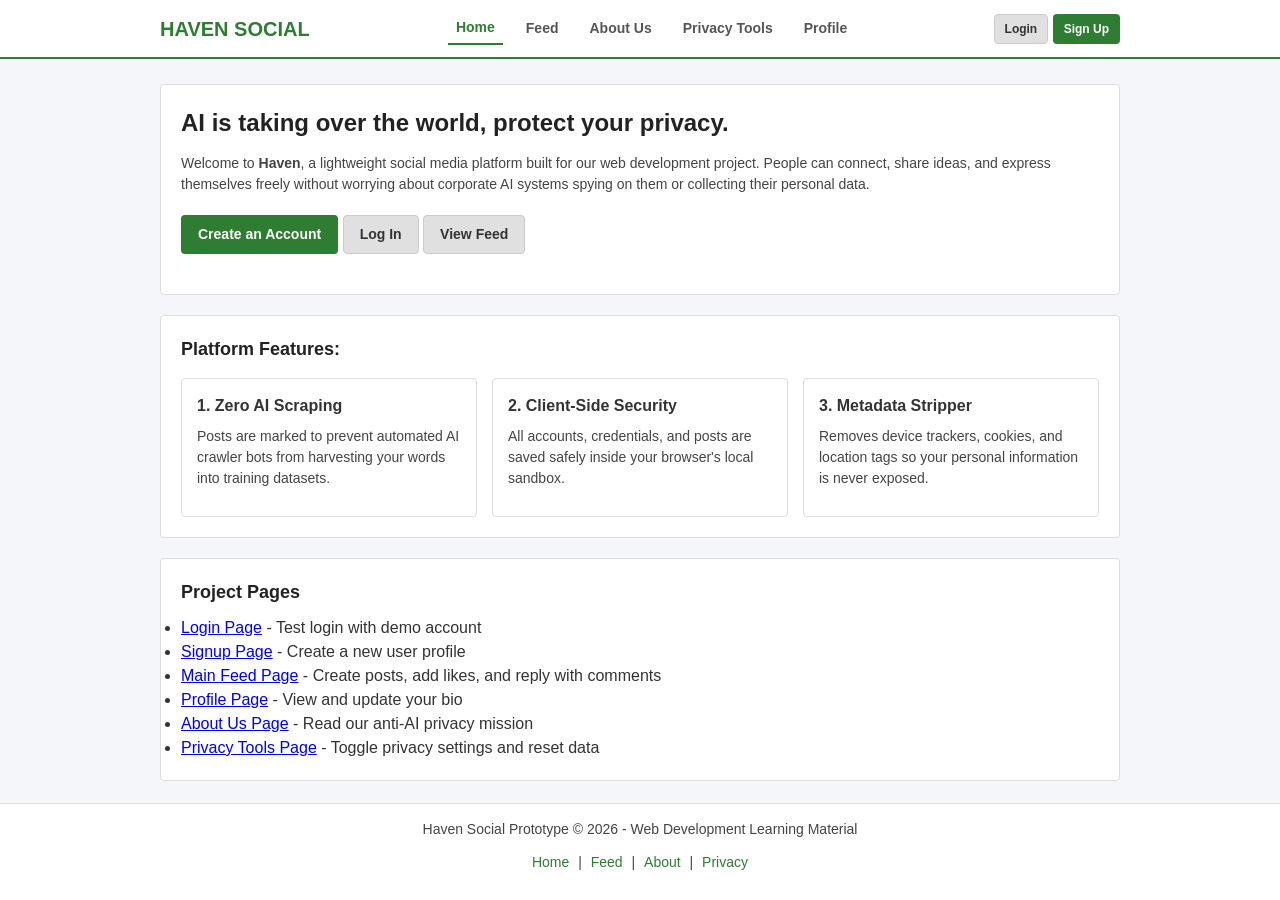
<file: index.html>
<!DOCTYPE html>
<html lang="en">
<head>
  <meta charset="UTF-8">
  <title>Haven | Anti-AI Privacy Social Network</title>
  <link rel="stylesheet" href="src/css/style.css">
</head>
<body>

  <!-- Top Navigation Bar -->
  <div class="navbar">
    <div class="container nav-container">
      <a href="index.html" class="logo-brand">HAVEN SOCIAL</a>

      <div class="nav-links">
        <a href="index.html" class="active">Home</a>
        <a href="pages/feed.html">Feed</a>
        <a href="pages/about.html">About Us</a>
        <a href="pages/privacy.html">Privacy Tools</a>
        <a href="pages/profile.html">Profile</a>
      </div>

      <div id="auth-nav-items">
        <a href="pages/login.html" class="btn btn-secondary btn-sm">Login</a>
        <a href="pages/signup.html" class="btn btn-primary btn-sm">Sign Up</a>
      </div>
    </div>
  </div>

  <!-- Main Body Content -->
  <main class="container">
    <div class="box">
      <h1>AI is taking over the world, protect your privacy.</h1>
      <p>
        Welcome to <strong>Haven</strong>, a lightweight social media platform built for our web development project.
        People can connect, share ideas, and express themselves freely without worrying about corporate AI systems spying on them or collecting their personal data.
      </p>

      <div style="margin: 20px 0;">
        <a href="pages/signup.html" class="btn btn-primary">Create an Account</a>
        <a href="pages/login.html" class="btn btn-secondary">Log In</a>
        <a href="pages/feed.html" class="btn btn-secondary">View Feed</a>
      </div>
    </div>

    <!-- Features Section -->
    <div class="box">
      <h2>Platform Features:</h2>
      <p></code></p>
      <div class="features-grid">
        <div class="feature-box">
          <h3>1. Zero AI Scraping</h3>
          <p>Posts are marked to prevent automated AI crawler bots from harvesting your words into training datasets.</p>
        </div>

        <div class="feature-box">
          <h3>2. Client-Side Security</h3>
          <p>All accounts, credentials, and posts are saved safely inside your browser's local sandbox.</p>
        </div>

        <div class="feature-box">
          <h3>3. Metadata Stripper</h3>
          <p>Removes device trackers, cookies, and location tags so your personal information is never exposed.</p>
        </div>
      </div>
    </div>

    <!-- Quick Navigation Links -->
    <div class="box">
      <h2>Project Pages</h2>
      <ul>
        <li><a href="pages/login.html">Login Page</a> - Test login with demo account</li>
        <li><a href="pages/signup.html">Signup Page</a> - Create a new user profile</li>
        <li><a href="pages/feed.html">Main Feed Page</a> - Create posts, add likes, and reply with comments</li>
        <li><a href="pages/profile.html">Profile Page</a> - View and update your bio</li>
        <li><a href="pages/about.html">About Us Page</a> - Read our anti-AI privacy mission</li>
        <li><a href="pages/privacy.html">Privacy Tools Page</a> - Toggle privacy settings and reset data</li>
      </ul>
    </div>
  </main>

  <!-- Plain Footer -->
  <div class="footer">
    <div class="container">
      <p>Haven Social Prototype &copy; 2026 - Web Development Learning Material</p>
      <p>
        <a href="index.html">Home</a> | 
        <a href="pages/feed.html">Feed</a> | 
        <a href="pages/about.html">About</a> | 
        <a href="pages/privacy.html">Privacy</a>
      </p>
    </div>
  </div>

  <script src="src/js/main.js"></script>
</body>
</html>
</file>
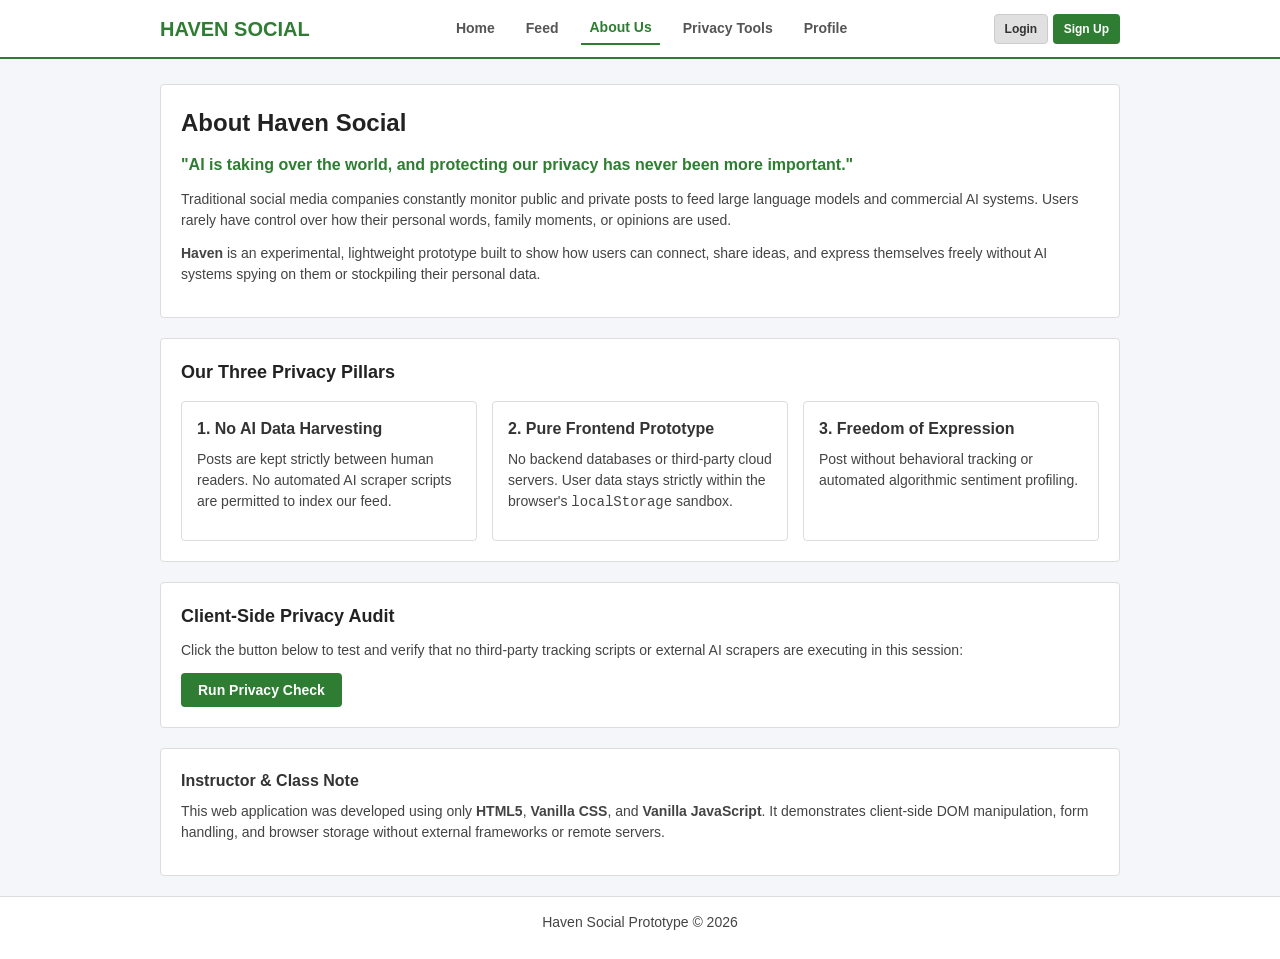
<file: pages/about.html>
<!DOCTYPE html>
<html lang="en">
<head>
  <meta charset="UTF-8">
  <title>About Us | Haven Privacy Social</title>
  <link rel="stylesheet" href="../src/css/style.css">
</head>
<body>

  <!-- Top Navigation Bar -->
  <div class="navbar">
    <div class="container nav-container">
      <a href="../index.html" class="logo-brand">HAVEN SOCIAL</a>

      <div class="nav-links">
        <a href="../index.html">Home</a>
        <a href="feed.html">Feed</a>
        <a href="about.html" class="active">About Us</a>
        <a href="privacy.html">Privacy Tools</a>
        <a href="profile.html">Profile</a>
      </div>

      <div id="auth-nav-items">
        <!-- Injected dynamically by main.js -->
      </div>
    </div>
  </div>

  <!-- About Us Content -->
  <main class="container">
    
    <!-- Manifesto Box -->
    <div class="box">
      <h1>About Haven Social</h1>
      <p style="font-size: 16px; font-weight: bold; color: #2e7d32; margin-bottom: 12px;">
        "AI is taking over the world, and protecting our privacy has never been more important."
      </p>
      <p>
        Traditional social media companies constantly monitor public and private posts to feed large language models and commercial AI systems. Users rarely have control over how their personal words, family moments, or opinions are used.
      </p>
      <p>
        <strong>Haven</strong> is an experimental, lightweight prototype built to show how users can connect, share ideas, and express themselves freely without AI systems spying on them or stockpiling their personal data.
      </p>
    </div>

    <!-- The 3 Pillars -->
    <div class="box">
      <h2>Our Three Privacy Pillars</h2>

      <div class="features-grid">
        <div class="feature-box">
          <h3>1. No AI Data Harvesting</h3>
          <p>Posts are kept strictly between human readers. No automated AI scraper scripts are permitted to index our feed.</p>
        </div>

        <div class="feature-box">
          <h3>2. Pure Frontend Prototype</h3>
          <p>No backend databases or third-party cloud servers. User data stays strictly within the browser's <code>localStorage</code> sandbox.</p>
        </div>

        <div class="feature-box">
          <h3>3. Freedom of Expression</h3>
          <p>Post without behavioral tracking or automated algorithmic sentiment profiling.</p>
        </div>
      </div>
    </div>

    <!-- Interactive Privacy Test -->
    <div class="box">
      <h2>Client-Side Privacy Audit</h2>
      <p>Click the button below to test and verify that no third-party tracking scripts or external AI scrapers are executing in this session:</p>
      
      <button type="button" class="btn btn-primary" onclick="testBrowserPrivacy()">Run Privacy Check</button>

      <div id="auditResultBox" style="display: none; margin-top: 15px; padding: 10px; background-color: #e8f5e9; border: 1px solid #c8e6c9;">
        <strong>Audit Result:</strong><br>
        - 3rd-Party Tracking Pixels: <strong>0 Found</strong><br>
        - AI Scraping Bots: <strong>Blocked</strong><br>
        - Local Storage Status: <strong>Safe & Private</strong>
      </div>
    </div>

    <!-- Note for Instructor -->
    <div class="box">
      <h3>Instructor & Class Note</h3>
      <p>
        This web application was developed using only <strong>HTML5</strong>, <strong>Vanilla CSS</strong>, and <strong>Vanilla JavaScript</strong>. 
        It demonstrates client-side DOM manipulation, form handling, and browser storage without external frameworks or remote servers.
      </p>
    </div>

  </main>

  <!-- Plain Footer -->
  <div class="footer">
    <div class="container">
      <p>Haven Social Prototype &copy; 2026</p>
    </div>
  </div>

  <script src="../src/js/main.js"></script>
  <script>
    function testBrowserPrivacy() {
      const box = document.getElementById('auditResultBox');
      box.style.display = 'block';
      alert('Privacy Check: 0 external trackers detected. All data remains in your local browser sandbox.');
    }
  </script>
</body>
</html>
</file>
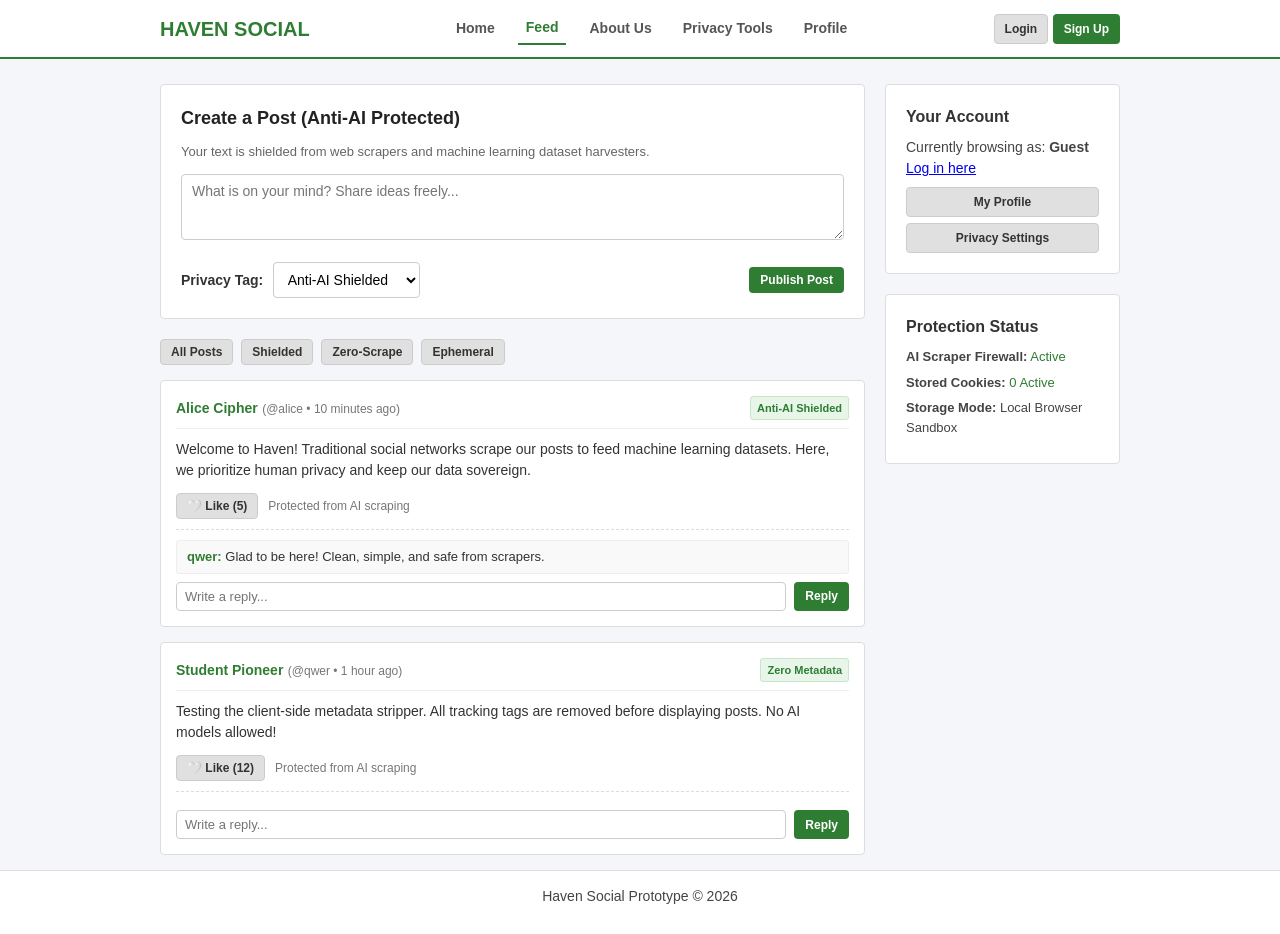
<file: pages/feed.html>
<!DOCTYPE html>
<html lang="en">
<head>
  <meta charset="UTF-8">
  <title>Feed | Haven Privacy Social</title>
  <link rel="stylesheet" href="../src/css/style.css">
</head>
<body>

  <!-- Top Navigation Bar -->
  <div class="navbar">
    <div class="container nav-container">
      <a href="../index.html" class="logo-brand">HAVEN SOCIAL</a>

      <div class="nav-links">
        <a href="../index.html">Home</a>
        <a href="feed.html" class="active">Feed</a>
        <a href="about.html">About Us</a>
        <a href="privacy.html">Privacy Tools</a>
        <a href="profile.html">Profile</a>
      </div>

      <div id="auth-nav-items">
        <!-- Injected dynamically by main.js -->
      </div>
    </div>
  </div>

  <!-- Feed Main Container -->
  <main class="container">
    <div class="feed-grid">

      <!-- Left Column: Main Feed -->
      <div class="feed-main">

        <!-- Post Composer Box -->
        <div class="box">
          <h2>Create a Post (Anti-AI Protected)</h2>
          <p style="font-size: 13px; color: #666;">
            Your text is shielded from web scrapers and machine learning dataset harvesters.
          </p>

          <form id="postForm" onsubmit="handlePostSubmit(event)">
            <div class="form-group">
              <textarea id="postContent" rows="3" placeholder="What is on your mind? Share ideas freely..." required></textarea>
            </div>

            <div style="display: flex; justify-content: space-between; align-items: center; flex-wrap: wrap; gap: 10px;">
              <div>
                <label for="postTag" style="display: inline; margin-right: 5px;">Privacy Tag:</label>
                <select id="postTag" style="width: auto; display: inline-block;">
                  <option value="shielded">Anti-AI Shielded</option>
                  <option value="zeroscrape">Zero-Scrape Tag</option>
                  <option value="ephemeral">Ephemeral (24h)</option>
                </select>
              </div>

              <button type="submit" class="btn btn-primary btn-sm">Publish Post</button>
            </div>
          </form>
        </div>

        <!-- Filter Buttons -->
        <div style="margin-bottom: 15px; display: flex; gap: 8px;">
          <button type="button" class="btn btn-secondary btn-sm" onclick="filterFeedCategory('all')">All Posts</button>
          <button type="button" class="btn btn-secondary btn-sm" onclick="filterFeedCategory('shielded')">Shielded</button>
          <button type="button" class="btn btn-secondary btn-sm" onclick="filterFeedCategory('zeroscrape')">Zero-Scrape</button>
          <button type="button" class="btn btn-secondary btn-sm" onclick="filterFeedCategory('ephemeral')">Ephemeral</button>
        </div>

        <!-- Dynamic Feed List -->
        <div id="feed-container">
          <!-- Rendered by JavaScript -->
        </div>

      </div>

      <!-- Right Column: Simple Sidebar -->
      <div class="feed-side">
        <div class="box">
          <h3>Your Account</h3>
          <p id="side-user-info" style="font-size: 14px; margin-bottom: 8px;">
            Checking status...
          </p>
          <a href="profile.html" class="btn btn-secondary btn-sm btn-block" style="margin-bottom: 6px;">My Profile</a>
          <a href="privacy.html" class="btn btn-secondary btn-sm btn-block">Privacy Settings</a>
        </div>

        <div class="box">
          <h3>Protection Status</h3>
          <p style="font-size: 13px; margin-bottom: 6px;"><strong>AI Scraper Firewall:</strong> <span style="color: #2e7d32;">Active</span></p>
          <p style="font-size: 13px; margin-bottom: 6px;"><strong>Stored Cookies:</strong> <span style="color: #2e7d32;">0 Active</span></p>
          <p style="font-size: 13px; margin-bottom: 6px;"><strong>Storage Mode:</strong> Local Browser Sandbox</p>
        </div>
      </div>

    </div>
  </main>

  <!-- Plain Footer -->
  <div class="footer">
    <div class="container">
      <p>Haven Social Prototype &copy; 2026</p>
    </div>
  </div>

  <script src="../src/js/main.js"></script>
  <script>
    let currentFilter = 'all';

    document.addEventListener('DOMContentLoaded', function() {
      const user = getCurrentUser();
      const sideInfo = document.getElementById('side-user-info');

      if (user) {
        sideInfo.innerHTML = 'Logged in as: <strong>@' + escapeText(user.username) + '</strong> (' + escapeText(user.displayName) + ')';
      } else {
        sideInfo.innerHTML = 'Currently browsing as: <strong>Guest</strong><br><a href="login.html">Log in here</a>';
      }

      renderFeed('all');
    });

    // Form submission for new posts
    function handlePostSubmit(e) {
      e.preventDefault();

      const user = getCurrentUser();
      if (!user) {
        alert('You must log in to create a post!');
        document.location.href = 'login.html';
        return;
      }

      const contentInput = document.getElementById('postContent');
      const tagInput = document.getElementById('postTag');

      const ok = addPost(contentInput.value, tagInput.value);
      if (ok) {
        contentInput.value = '';
        alert('Post published successfully!');
        renderFeed(currentFilter);
      }
    }

    // Filter Feed
    function filterFeedCategory(category) {
      currentFilter = category;
      console.log('Filtering feed by:', category);
      renderFeed(category);
    }
  </script>
</body>
</html>
</file>
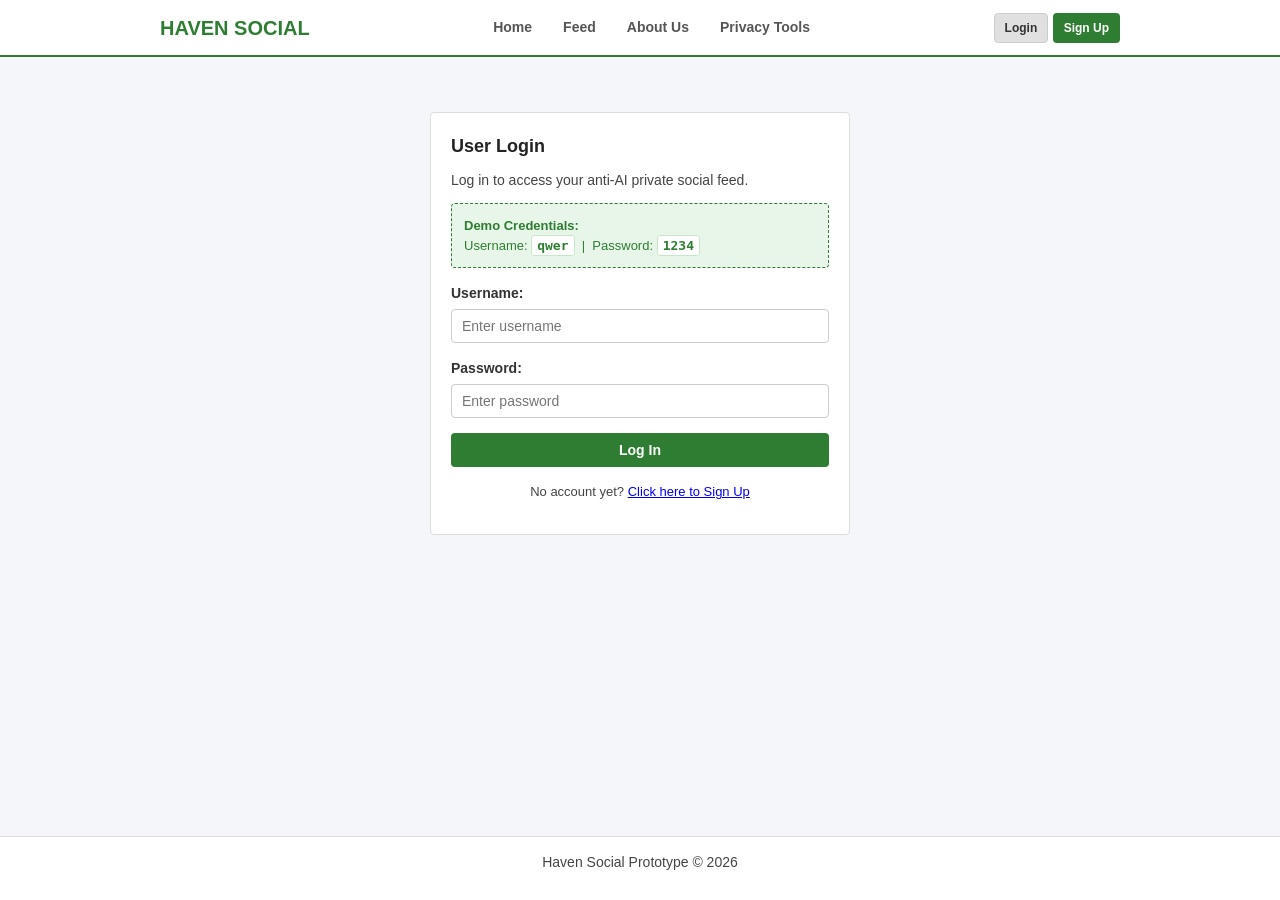
<file: pages/login.html>
<!DOCTYPE html>
<html lang="en">
<head>
  <meta charset="UTF-8">
  <title>Login | Haven Privacy Social</title>
  <link rel="stylesheet" href="../src/css/style.css">
</head>
<body>

  <!-- Top Navigation Bar -->
  <div class="navbar">
    <div class="container nav-container">
      <a href="../index.html" class="logo-brand">HAVEN SOCIAL</a>

      <div class="nav-links">
        <a href="../index.html">Home</a>
        <a href="feed.html">Feed</a>
        <a href="about.html">About Us</a>
        <a href="privacy.html">Privacy Tools</a>
      </div>

      <div id="auth-nav-items">
        <a href="signup.html" class="btn btn-primary btn-sm">Sign Up</a>
      </div>
    </div>
  </div>

  <!-- Login Form Box -->
  <main class="container">
    <div class="box auth-box">
      <h2>User Login</h2>
      <p>Log in to access your anti-AI private social feed.</p>

      <!-- Lecture sample credentials notice -->
      <div class="demo-box">
        <strong>Demo Credentials:</strong><br>
        Username: <code>qwer</code> &nbsp;|&nbsp; Password: <code>1234</code>
      </div>

      <!-- Plain Form with Simple Inputs -->
      <form id="loginForm" onsubmit="handleLoginSubmit(event)">
        <div class="form-group">
          <label for="username">Username:</label>
          <input type="text" id="username" placeholder="Enter username" required>
        </div>

        <div class="form-group">
          <label for="password">Password:</label>
          <input type="password" id="password" placeholder="Enter password" required>
        </div>

        <button type="submit" class="btn btn-primary btn-block">Log In</button>
      </form>

      <p style="margin-top: 15px; font-size: 13px; text-align: center;">
        No account yet? <a href="signup.html">Click here to Sign Up</a>
      </p>
    </div>
  </main>

  <!-- Plain Footer -->
  <div class="footer">
    <div class="container">
      <p>Haven Social Prototype &copy; 2026</p>
    </div>
  </div>

  <script src="../src/js/main.js"></script>
  <script>
    // Simple Login Function (matches lecture pattern using document.location.href and alert)
    function handleLoginSubmit(e) {
      e.preventDefault();

      const userInput = document.getElementById('username').value.trim();
      const passInput = document.getElementById('password').value;

      console.log('Login form submitted with user:', userInput);

      const result = loginUser(userInput, passInput);

      if (result.success) {
        alert('Login successful! Welcome back.');
        document.location.href = 'feed.html';
      } else {
        alert(result.message);
      }
    }
  </script>
</body>
</html>
</file>
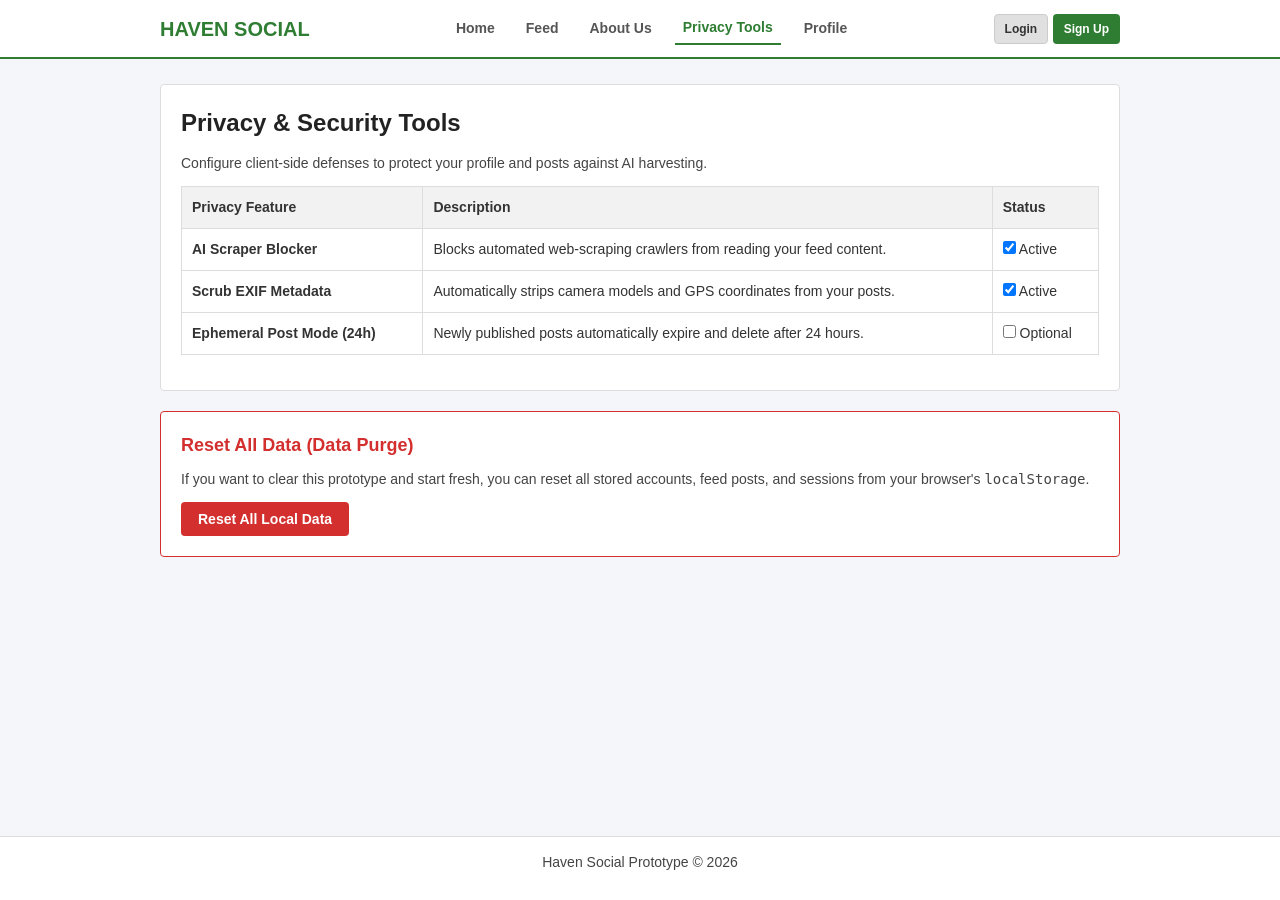
<file: pages/privacy.html>
<!DOCTYPE html>
<html lang="en">
<head>
  <meta charset="UTF-8">
  <title>Privacy Tools | Haven Privacy Social</title>
  <link rel="stylesheet" href="../src/css/style.css">
</head>
<body>

  <!-- Top Navigation Bar -->
  <div class="navbar">
    <div class="container nav-container">
      <a href="../index.html" class="logo-brand">HAVEN SOCIAL</a>

      <div class="nav-links">
        <a href="../index.html">Home</a>
        <a href="feed.html">Feed</a>
        <a href="about.html">About Us</a>
        <a href="privacy.html" class="active">Privacy Tools</a>
        <a href="profile.html">Profile</a>
      </div>

      <div id="auth-nav-items">
        <!-- Injected dynamically by main.js -->
      </div>
    </div>
  </div>

  <!-- Privacy Dashboard Content -->
  <main class="container">
    
    <!-- Privacy Controls Box -->
    <div class="box">
      <h1>Privacy & Security Tools</h1>
      <p>Configure client-side defenses to protect your profile and posts against AI harvesting.</p>

      <table class="settings-table">
        <tr>
          <th>Privacy Feature</th>
          <th>Description</th>
          <th>Status</th>
        </tr>
        <tr>
          <td><strong>AI Scraper Blocker</strong></td>
          <td>Blocks automated web-scraping crawlers from reading your feed content.</td>
          <td>
            <input type="checkbox" id="chkScraper" checked onchange="toggleSettingOption('blockAiScrapers', this.checked)"> Active
          </td>
        </tr>
        <tr>
          <td><strong>Scrub EXIF Metadata</strong></td>
          <td>Automatically strips camera models and GPS coordinates from your posts.</td>
          <td>
            <input type="checkbox" id="chkExif" checked onchange="toggleSettingOption('stripExifMetadata', this.checked)"> Active
          </td>
        </tr>
        <tr>
          <td><strong>Ephemeral Post Mode (24h)</strong></td>
          <td>Newly published posts automatically expire and delete after 24 hours.</td>
          <td>
            <input type="checkbox" id="chkEphemeral" onchange="toggleSettingOption('ephemeralPostExpiry', this.checked)"> Optional
          </td>
        </tr>
      </table>
    </div>

    <!-- Data Reset / Purge Box -->
    <div class="box" style="border-color: #d32f2f;">
      <h2 style="color: #d32f2f;">Reset All Data (Data Purge)</h2>
      <p>
        If you want to clear this prototype and start fresh, you can reset all stored accounts, feed posts, and sessions from your browser's <code>localStorage</code>.
      </p>

      <button type="button" class="btn btn-danger" onclick="purgeBrowserData()">Reset All Local Data</button>
    </div>

  </main>

  <!-- Plain Footer -->
  <div class="footer">
    <div class="container">
      <p>Haven Social Prototype &copy; 2026</p>
    </div>
  </div>

  <script src="../src/js/main.js"></script>
  <script>
    document.addEventListener('DOMContentLoaded', function() {
      const settings = JSON.parse(localStorage.getItem(STORAGE_KEYS.SETTINGS) || '{}');
      if (document.getElementById('chkScraper')) document.getElementById('chkScraper').checked = settings.blockAiScrapers ?? true;
      if (document.getElementById('chkExif')) document.getElementById('chkExif').checked = settings.stripExifMetadata ?? true;
      if (document.getElementById('chkEphemeral')) document.getElementById('chkEphemeral').checked = settings.ephemeralPostExpiry ?? false;
    });

    function toggleSettingOption(key, isChecked) {
      const settings = JSON.parse(localStorage.getItem(STORAGE_KEYS.SETTINGS) || '{}');
      settings[key] = isChecked;
      localStorage.setItem(STORAGE_KEYS.SETTINGS, JSON.stringify(settings));
      alert('Setting updated: ' + key + ' is now ' + (isChecked ? 'ACTIVE' : 'INACTIVE'));
    }

    function purgeBrowserData() {
      if (confirm('Are you sure you want to reset all prototype data? This will clear all posts and accounts.')) {
        localStorage.clear();
        initializeData();
        alert('All local storage has been reset to defaults.');
        document.location.href = '../index.html';
      }
    }
  </script>
</body>
</html>
</file>
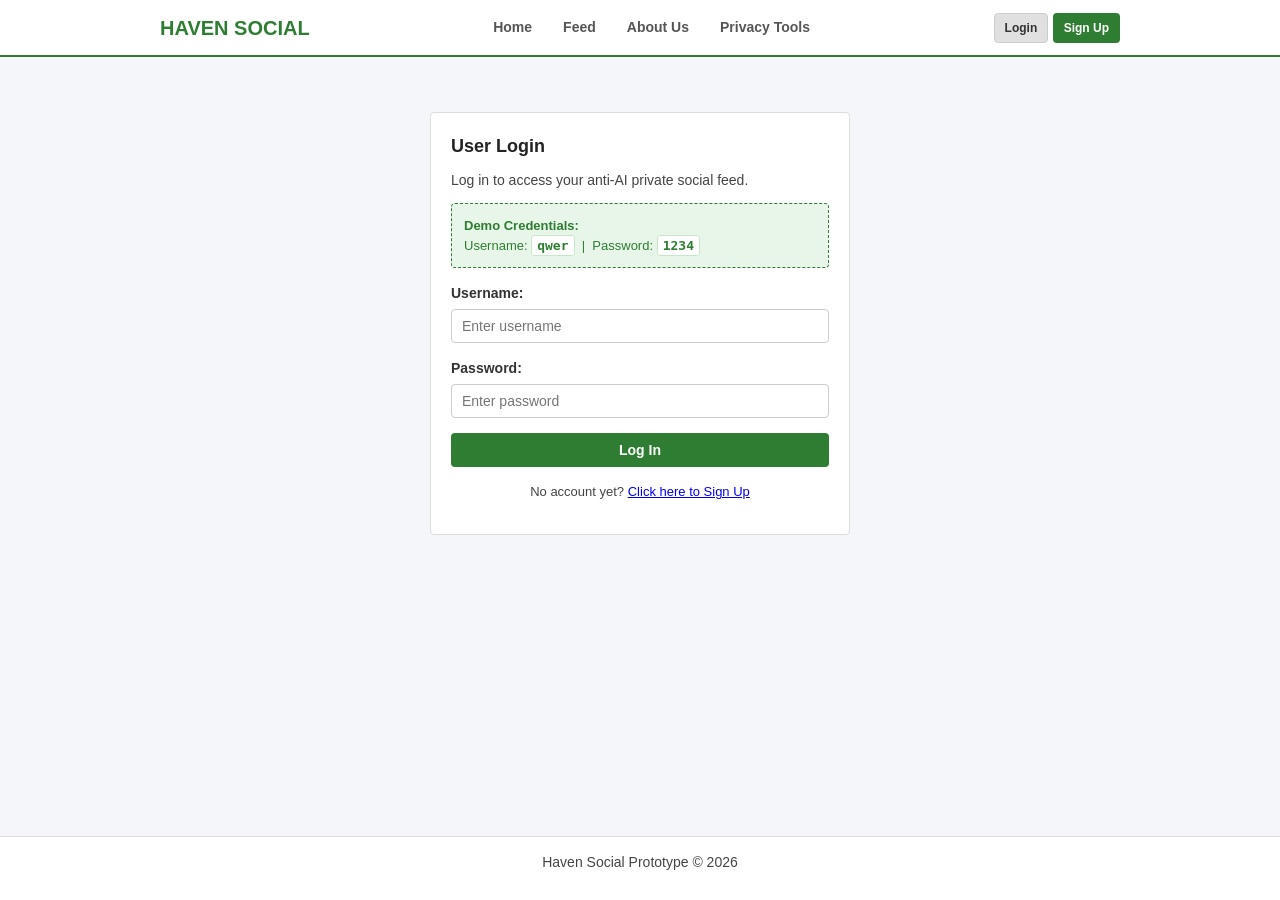
<file: pages/profile.html>
<!DOCTYPE html>
<html lang="en">
<head>
  <meta charset="UTF-8">
  <title>Profile | Haven Privacy Social</title>
  <link rel="stylesheet" href="../src/css/style.css">
</head>
<body>

  <!-- Top Navigation Bar -->
  <div class="navbar">
    <div class="container nav-container">
      <a href="../index.html" class="logo-brand">HAVEN SOCIAL</a>

      <div class="nav-links">
        <a href="../index.html">Home</a>
        <a href="feed.html">Feed</a>
        <a href="about.html">About Us</a>
        <a href="privacy.html">Privacy Tools</a>
        <a href="profile.html" class="active">Profile</a>
      </div>

      <div id="auth-nav-items">
        <!-- Injected dynamically by main.js -->
      </div>
    </div>
  </div>

  <!-- Profile Content -->
  <main class="container">
    
    <!-- User Profile Box -->
    <div class="box">
      <div class="profile-header">
        <h1 id="profile-name">User Name</h1>
        <p style="color: #666; font-size: 14px;">
          Handle: <strong id="profile-handle">@username</strong> | 
          Status: <span id="profile-shield" class="post-tag">Protected</span>
        </p>
      </div>

      <div>
        <h3>About / Bio:</h3>
        <p id="profile-bio">Zero AI tracking profile description.</p>

        <!-- Edit Bio Form (Hidden initially) -->
        <div id="bioEditSection" style="display: none; margin: 10px 0;">
          <textarea id="bioInputField" rows="3" placeholder="Enter your new bio here..."></textarea>
          <div style="margin-top: 8px;">
            <button type="button" class="btn btn-primary btn-sm" onclick="submitBioEdit()">Save Bio</button>
            <button type="button" class="btn btn-secondary btn-sm" onclick="cancelBioEdit()">Cancel</button>
          </div>
        </div>

        <button type="button" class="btn btn-secondary btn-sm" id="btnEditBio" onclick="openBioEdit()">
          Edit Bio
        </button>
      </div>

      <!-- Account Statistics Table -->
      <table class="stats-table">
        <tr>
          <th>Total Posts Created</th>
          <th>AI Protection Score</th>
          <th>Account Joined</th>
        </tr>
        <tr>
          <td id="profile-post-count">0</td>
          <td style="color: #2e7d32; font-weight: bold;">100% Shielded</td>
          <td id="profile-joined">October 2026</td>
        </tr>
      </table>
    </div>

    <!-- User's Personal Posts Box -->
    <div class="box">
      <h2>My Shielded Posts</h2>
      <div id="profile-posts-list">
        <!-- Rendered by JavaScript -->
      </div>
    </div>

  </main>

  <!-- Plain Footer -->
  <div class="footer">
    <div class="container">
      <p>Haven Social Prototype &copy; 2026</p>
    </div>
  </div>

  <script src="../src/js/main.js"></script>
  <script>
    document.addEventListener('DOMContentLoaded', function() {
      const user = getCurrentUser();
      if (!user) {
        alert('Please log in first to view your profile.');
        document.location.href = 'login.html';
        return;
      }

      renderProfile();
    });

    function openBioEdit() {
      const user = getCurrentUser();
      document.getElementById('bioInputField').value = user.bio || '';
      document.getElementById('bioEditSection').style.display = 'block';
      document.getElementById('profile-bio').style.display = 'none';
      document.getElementById('btnEditBio').style.display = 'none';
    }

    function cancelBioEdit() {
      document.getElementById('bioEditSection').style.display = 'none';
      document.getElementById('profile-bio').style.display = 'block';
      document.getElementById('btnEditBio').style.display = 'inline-block';
    }

    function submitBioEdit() {
      const newText = document.getElementById('bioInputField').value;
      saveProfileBio(newText);
      cancelBioEdit();
    }
  </script>
</body>
</html>
</file>
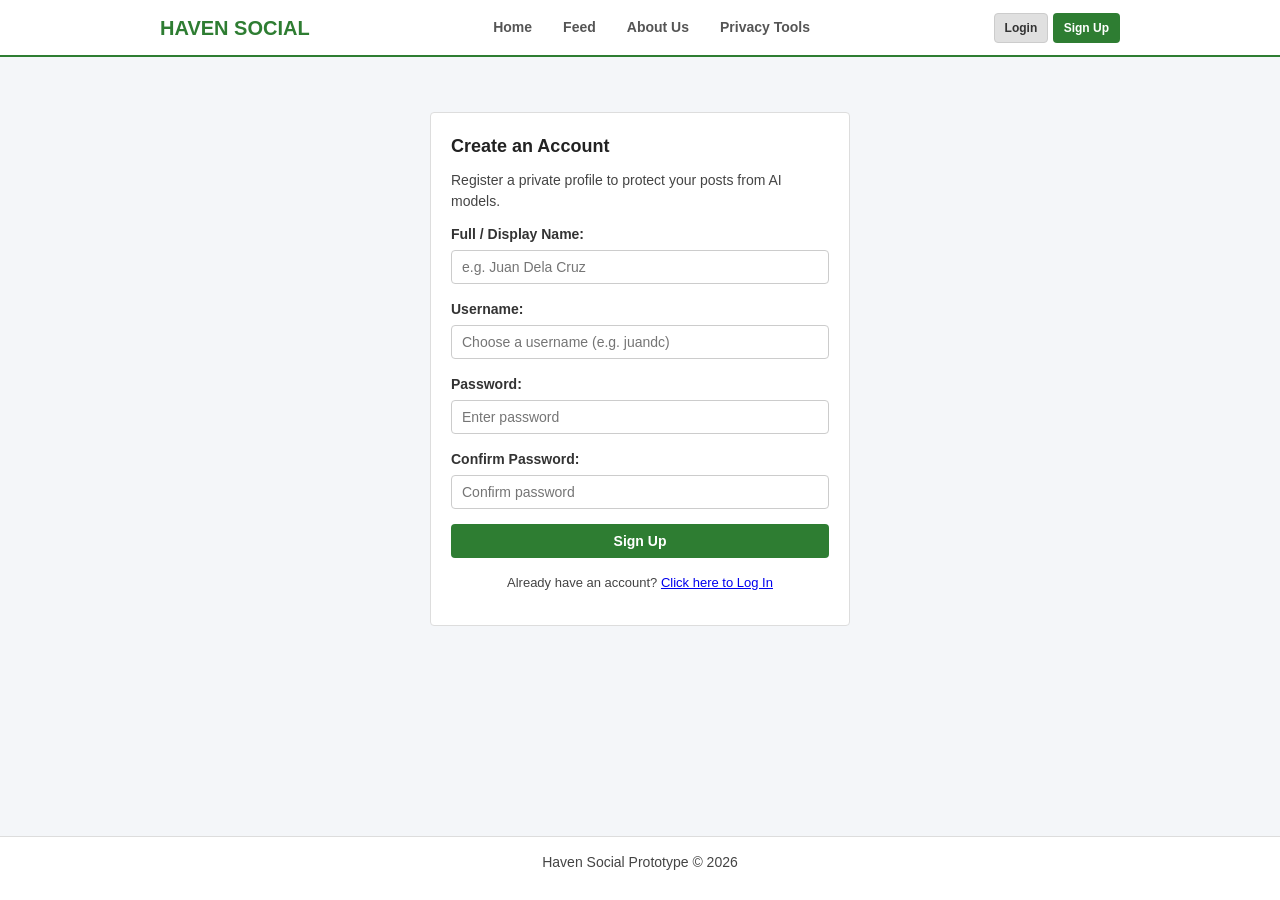
<file: pages/signup.html>
<!DOCTYPE html>
<html lang="en">
<head>
  <meta charset="UTF-8">
  <title>Sign Up | Haven Privacy Social</title>
  <link rel="stylesheet" href="../src/css/style.css">
</head>
<body>

  <!-- Top Navigation Bar -->
  <div class="navbar">
    <div class="container nav-container">
      <a href="../index.html" class="logo-brand">HAVEN SOCIAL</a>

      <div class="nav-links">
        <a href="../index.html">Home</a>
        <a href="feed.html">Feed</a>
        <a href="about.html">About Us</a>
        <a href="privacy.html">Privacy Tools</a>
      </div>

      <div id="auth-nav-items">
        <a href="login.html" class="btn btn-secondary btn-sm">Log In</a>
      </div>
    </div>
  </div>

  <!-- Sign Up Form Box -->
  <main class="container">
    <div class="box auth-box">
      <h2>Create an Account</h2>
      <p>Register a private profile to protect your posts from AI models.</p>

      <form id="signupForm" onsubmit="handleSignupSubmit(event)">
        <div class="form-group">
          <label for="displayName">Full / Display Name:</label>
          <input type="text" id="displayName" placeholder="e.g. Juan Dela Cruz" required>
        </div>

        <div class="form-group">
          <label for="username">Username:</label>
          <input type="text" id="username" placeholder="Choose a username (e.g. juandc)" required>
        </div>

        <div class="form-group">
          <label for="password">Password:</label>
          <input type="password" id="password" placeholder="Enter password" required>
        </div>

        <div class="form-group">
          <label for="confirmPassword">Confirm Password:</label>
          <input type="password" id="confirmPassword" placeholder="Confirm password" required>
        </div>

        <button type="submit" class="btn btn-primary btn-block">Sign Up</button>
      </form>

      <p style="margin-top: 15px; font-size: 13px; text-align: center;">
        Already have an account? <a href="login.html">Click here to Log In</a>
      </p>
    </div>
  </main>

  <!-- Plain Footer -->
  <div class="footer">
    <div class="container">
      <p>Haven Social Prototype &copy; 2026</p>
    </div>
  </div>

  <script src="../src/js/main.js"></script>
  <script>
    // Simple Signup Handler using lecture methods
    function handleSignupSubmit(e) {
      e.preventDefault();

      const name = document.getElementById('displayName').value.trim();
      const user = document.getElementById('username').value.trim();
      const pass = document.getElementById('password').value;
      const confirmPass = document.getElementById('confirmPassword').value;

      if (pass !== confirmPass) {
        alert('Passwords do not match! Please check again.');
        return;
      }

      console.log('Registering user:', user);

      const result = registerUser(name, user, pass);

      if (result.success) {
        alert('Registration successful! Welcome to Haven.');
        document.location.href = 'feed.html';
      } else {
        alert(result.message);
      }
    }
  </script>
</body>
</html>
</file>
<file: src/css/style.css>
/* ==========================================================================
   HAVEN SOCIAL - PRIVACY-FIRST SOCIAL PLATFORM
   Style Sheet: src/css/style.css
   Plain & Simple Web Development Stylesheet (Beginner Friendly)
   ========================================================================== */

/* Basic page reset and typography */
* {
  margin: 0;
  padding: 0;
  box-sizing: border-box;
}

body {
  font-family: Arial, Helvetica, sans-serif;
  background-color: #f4f6f9;
  color: #333333;
  line-height: 1.5;
  min-height: 100vh;
  display: flex;
  flex-direction: column;
}

/* Container to center content */
.container {
  width: 90%;
  max-width: 960px;
  margin: 0 auto;
}

/* Header & Navigation Bar */
.navbar {
  background-color: #ffffff;
  border-bottom: 2px solid #2e7d32;
  /* Simple green accent for privacy */
  padding: 12px 0;
  margin-bottom: 25px;
}

.nav-container {
  display: flex;
  justify-content: space-between;
  align-items: center;
  flex-wrap: wrap;
  gap: 10px;
}

.logo-brand {
  font-size: 20px;
  font-weight: bold;
  color: #2e7d32;
  text-decoration: none;
  display: flex;
  align-items: center;
  gap: 8px;
}

.nav-links {
  display: flex;
  gap: 15px;
  list-style: none;
  align-items: center;
}

.nav-links a {
  text-decoration: none;
  color: #555555;
  font-weight: bold;
  font-size: 14px;
  padding: 5px 8px;
}

.nav-links a:hover,
.nav-links a.active {
  color: #2e7d32;
  border-bottom: 2px solid #2e7d32;
}

/* User Pill in Navbar */
.nav-user {
  font-size: 14px;
  font-weight: bold;
  color: #2e7d32;
  background-color: #e8f5e9;
  padding: 5px 10px;
  border-radius: 4px;
  border: 1px solid #c8e6c9;
}

/* Main Content Area */
main {
  flex: 1;
  margin-bottom: 30px;
}

/* Standard White Box / Card */
.box {
  background-color: #ffffff;
  border: 1px solid #dddddd;
  border-radius: 4px;
  padding: 20px;
  margin-bottom: 20px;
}

/* Headings */
h1 {
  font-size: 24px;
  margin-bottom: 12px;
  color: #222222;
}

h2 {
  font-size: 18px;
  margin-bottom: 10px;
  color: #222222;
}

h3 {
  font-size: 16px;
  margin-bottom: 8px;
  color: #333333;
}

p {
  margin-bottom: 12px;
  font-size: 14px;
  color: #444444;
}

/* Buttons */
.btn {
  display: inline-block;
  padding: 8px 16px;
  font-size: 14px;
  font-weight: bold;
  font-family: inherit;
  border-radius: 4px;
  cursor: pointer;
  text-decoration: none;
  border: 1px solid transparent;
  text-align: center;
}

.btn-primary {
  background-color: #2e7d32;
  color: #ffffff;
}

.btn-primary:hover {
  background-color: #1b5e20;
}

.btn-secondary {
  background-color: #e0e0e0;
  color: #333333;
  border: 1px solid #cccccc;
}

.btn-secondary:hover {
  background-color: #d5d5d5;
}

.btn-danger {
  background-color: #d32f2f;
  color: #ffffff;
}

.btn-danger:hover {
  background-color: #b71c1c;
}

.btn-sm {
  padding: 5px 10px;
  font-size: 12px;
}

.btn-block {
  display: block;
  width: 100%;
}

/* Forms & Inputs */
.form-group {
  margin-bottom: 15px;
}

label {
  display: block;
  font-size: 14px;
  font-weight: bold;
  margin-bottom: 5px;
  color: #333333;
}

input[type="text"],
input[type="password"],
textarea,
select {
  width: 100%;
  padding: 8px 10px;
  font-size: 14px;
  border: 1px solid #cccccc;
  border-radius: 4px;
  font-family: inherit;
  background-color: #ffffff;
}

input[type="text"]:focus,
input[type="password"]:focus,
textarea:focus,
select:focus {
  outline: none;
  border-color: #2e7d32;
}

textarea {
  resize: vertical;
}

/* Demo box for school sample credentials */
.demo-box {
  background-color: #e8f5e9;
  border: 1px dashed #2e7d32;
  padding: 12px;
  margin-bottom: 15px;
  font-size: 13px;
  color: #2e7d32;
  border-radius: 4px;
}

.demo-box code {
  font-weight: bold;
  background-color: #ffffff;
  padding: 2px 5px;
  border: 1px solid #c8e6c9;
  border-radius: 3px;
}

/* Centered Form Wrapper for Login/Signup */
.auth-box {
  max-width: 420px;
  margin: 30px auto;
}

/* Feed Layout (Columns) */
.feed-grid {
  display: flex;
  gap: 20px;
}

.feed-main {
  flex: 3;
}

.feed-side {
  flex: 1;
}

/* Post Box */
.post-item {
  background-color: #ffffff;
  border: 1px solid #dddddd;
  border-radius: 4px;
  padding: 15px;
  margin-bottom: 15px;
}

.post-header {
  display: flex;
  justify-content: space-between;
  align-items: center;
  margin-bottom: 10px;
  border-bottom: 1px solid #eeeeee;
  padding-bottom: 8px;
}

.post-author {
  font-weight: bold;
  color: #2e7d32;
  font-size: 14px;
}

.post-meta {
  font-size: 12px;
  color: #777777;
}

.post-tag {
  background-color: #e8f5e9;
  color: #2e7d32;
  font-size: 11px;
  font-weight: bold;
  padding: 3px 6px;
  border-radius: 3px;
  border: 1px solid #c8e6c9;
}

.post-content {
  font-size: 14px;
  color: #333333;
  margin-bottom: 12px;
}

.post-actions {
  display: flex;
  gap: 10px;
  align-items: center;
}

/* Comments List */
.comment-section {
  margin-top: 10px;
  padding-top: 10px;
  border-top: 1px dashed #dddddd;
}

.comment-list {
  margin-bottom: 8px;
}

.comment-row {
  background-color: #f9f9f9;
  padding: 6px 10px;
  border-radius: 3px;
  margin-bottom: 5px;
  font-size: 13px;
  border: 1px solid #eeeeee;
}

.comment-author {
  font-weight: bold;
  color: #2e7d32;
}

.comment-form {
  display: flex;
  gap: 8px;
}

.comment-form input {
  flex: 1;
  padding: 6px 8px;
  font-size: 13px;
}

/* Profile Page */
.profile-header {
  border-bottom: 2px solid #2e7d32;
  padding-bottom: 15px;
  margin-bottom: 15px;
}

.stats-table {
  width: 100%;
  border-collapse: collapse;
  margin: 15px 0;
}

.stats-table th,
.stats-table td {
  border: 1px solid #dddddd;
  padding: 8px 12px;
  text-align: left;
  font-size: 14px;
}

.stats-table th {
  background-color: #f2f2f2;
}

/* Feature Grid for Landing and About */
.features-grid {
  display: flex;
  flex-wrap: wrap;
  gap: 15px;
  margin-top: 15px;
}

.feature-box {
  flex: 1 1 200px;
  background-color: #ffffff;
  border: 1px solid #dddddd;
  padding: 15px;
  border-radius: 4px;
}

/* Privacy Settings Table */
.settings-table {
  width: 100%;
  border-collapse: collapse;
  margin-bottom: 15px;
}

.settings-table th,
.settings-table td {
  border: 1px solid #dddddd;
  padding: 10px;
  font-size: 14px;
  text-align: left;
}

.settings-table th {
  background-color: #f2f2f2;
}

/* Footer */
.footer {
  background-color: #ffffff;
  border-top: 1px solid #dddddd;
  padding: 15px 0;
  text-align: center;
  font-size: 13px;
  color: #666666;
  margin-top: auto;
}

.footer a {
  color: #2e7d32;
  text-decoration: none;
  margin: 0 5px;
}

.footer a:hover {
  text-decoration: underline;
}

/* Responsive adjustments */
@media (max-width: 768px) {
  .feed-grid {
    flex-direction: column;
  }
}
</file>
